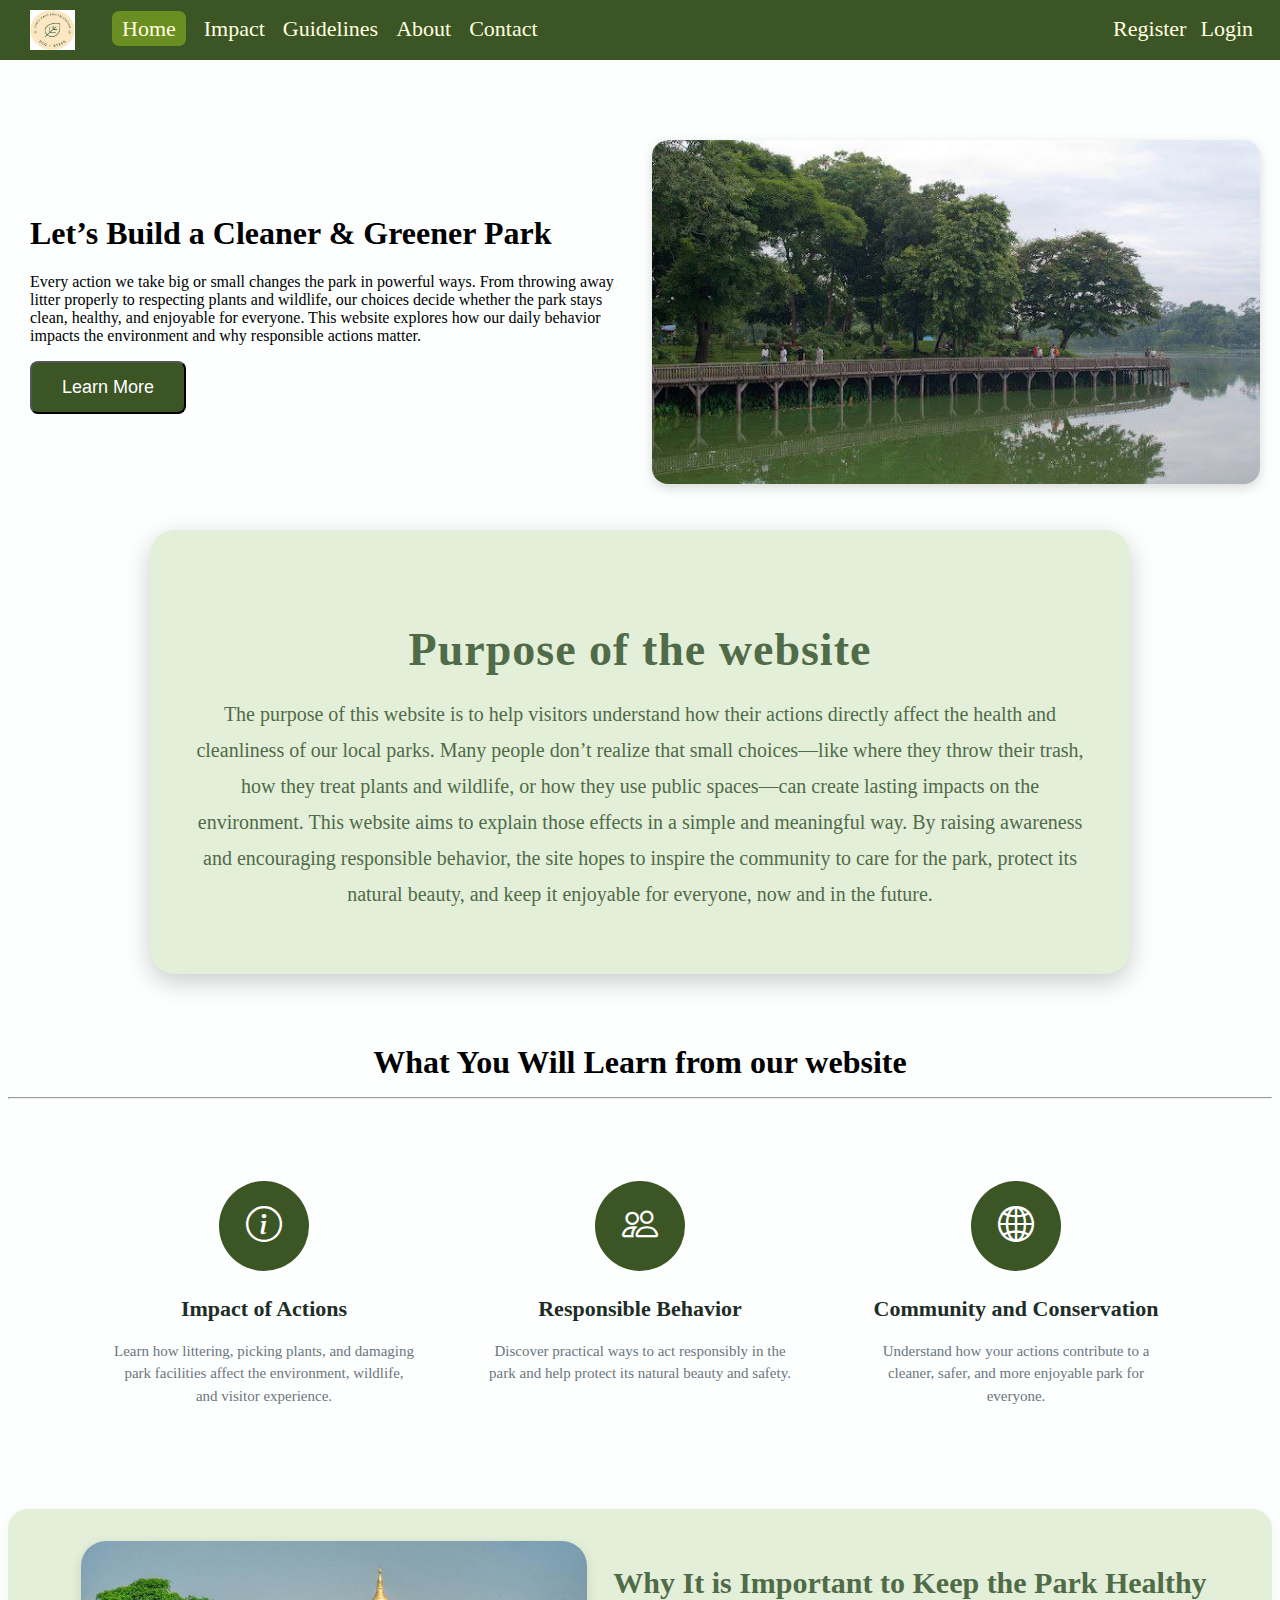
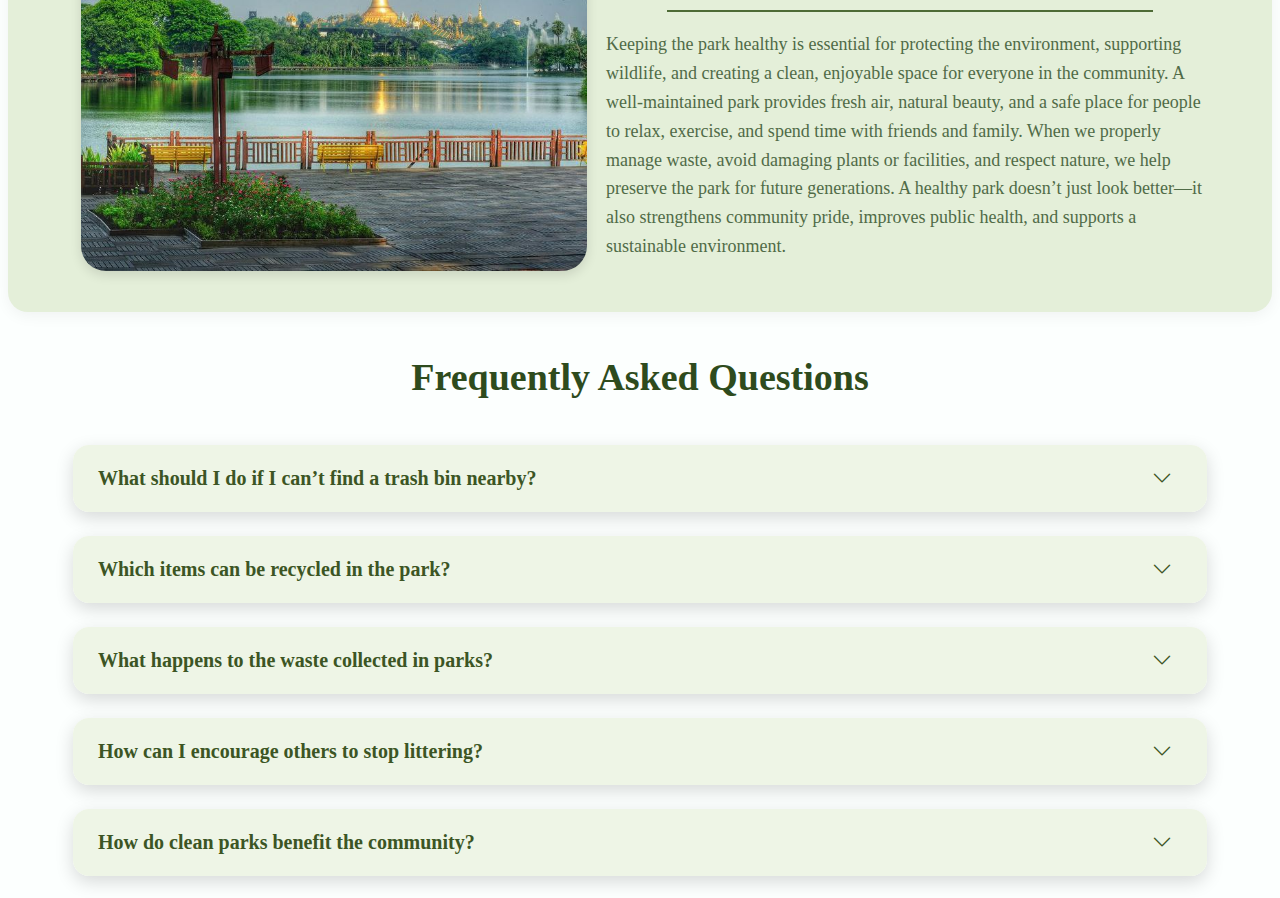
<file: index.html>
<!DOCTYPE html>
<html lang="en">
<head>
    <meta charset="UTF-8">
    <meta name="viewport" content="width=device-width, initial-scale=1.0">
    <title>Ecosteps | Home</title>
    <!-- External CSS -->
    <link rel="stylesheet" href="nav.css">
    <link rel="stylesheet" href="index.css">
    <link rel="stylesheet" href="colum.css">
   

    <!-- Bootstrap Icon CDN Link -->
    <link rel="stylesheet" href="https://cdn.jsdelivr.net/npm/bootstrap-icons@1.13.1/font/bootstrap-icons.min.css">
</head>
<body>
        <!-- nav start -->

    <nav class="main_content">
        <input type="checkbox" id="check">
        <label for="check" class="checkbtn"><i class="bi bi-list"></i></label>
        <a href="index.html" class="logo"><img src="imagehome/sec_logo.jpg" alt="logo"></a>
        <ul class="main_menu">
            <li><a href="index.html" class="active">Home</a></li>
            <li><a href="impact.html" >Impact</a></li>
            <li><a href="#">Guidelines</a></li>
            <li><a href="#">About</a></li>
            <li><a href="#">Contact</a></li>
    
            <li class="login-nav"><a href="">Login</a></li>
            <li class="reg reg-nav"><a href="">Register</a></li>
            
        </ul>
    </nav>
    <!-- nav end -->


<!-- Home start -->

    <!-- Hero start  -->
<section class="hero">
    <div class="row hero-container">

        <!-- Left content -->
        <div class="col-6 col-6">
            <h1>Let’s Build a Cleaner & Greener Park</h1>
            <p>
            Every action we take big or small changes the park in powerful ways.
            From throwing away litter properly to respecting plants and wildlife, our choices decide whether the park stays clean, healthy, and enjoyable for everyone. This website explores how our daily behavior impacts the environment and why responsible actions matter.
            </p>
            <button class="hero-btn "><a href="#" ></a>Learn More</button>
        </div>

        <!-- Right image -->
        <div class="col-6 col-s-10 hero-image">
            <a href="imagehome/lake.jpg"><img src="imagehome/lake.jpg" alt="Green Park"></a>
        </div>

    </div>
</section>

    <!-- Hero end -->

    <!-- Aim start -->
<section class="aim-section">

    <div class="row aim-box">
        <div class="col-12 col-s-10">
            <h1>Purpose of the website</h1>
            <p>The purpose of this website is to help visitors understand how their actions directly affect the health and cleanliness of our local parks. Many people don’t realize that small choices—like where they throw their trash, how they treat plants and wildlife, or how they use public spaces—can create lasting impacts on the environment. This website aims to explain those effects in a simple and meaningful way.
               By raising awareness and encouraging responsible behavior, the site hopes to inspire the community to care for the park, protect its natural beauty, and keep it enjoyable for everyone, now and in the future.</p>
        </div>
    </div>
</section>
     <!-- Aim end -->
     <!-- What you will learn -->
<h2 class="what-you-will-learn-section-title">What You Will Learn from our website<hr></h2>

    <div class="row learn-container">

        <!-- Card 1 -->
        <div class="col-3 col-s-5 learn-card">
            <div class="icon-circle">
                <i class="bi bi-info-circle"></i>
            </div>
            <h3>Impact of Actions </h3>
            <p>
                Learn how littering, picking plants, and damaging park
                facilities affect the environment, wildlife, and visitor
                experience.
            </p>
        </div>

        <!-- Card 2 -->
        <div class="col-3  col-s-5 learn-card">
            <div class="icon-circle">
                <i class="bi bi-people"></i>
            </div>
            <h3>Responsible Behavior</h3>
            <p>
                Discover practical ways to act responsibly in the park and help
                protect its natural beauty and safety.
            </p>
        </div>

        <!-- Card 3 -->
        <div class="col-3 col-s-5 learn-card">
            <div class="icon-circle">
                <i class="bi bi-globe2"></i>
            </div>
            <h3>Community and Conservation</h3>
            <p>
                Understand how your actions contribute to a cleaner, safer, and
                more enjoyable park for everyone.
            </p>
        </div>

    </div>

   
    <div class="row why_its_important">
   
        <div class="col-5 col-s-6 park_img">
            <a href="imagehome/park.jpg"><img src="imagehome/park.jpg" alt="park"></a>
        </div>
        <div class="col-6 why_its_important_text">
             <h2 class="why_its_important_h2">Why It is Important to Keep the Park Healthy <hr></h2>

            <p>Keeping the park healthy is essential for protecting the environment, supporting wildlife, and creating a clean, enjoyable space for everyone in the community. A well-maintained park provides fresh air, natural beauty, and a safe place for people to relax, exercise, and spend time with friends and family. When we properly manage waste, avoid damaging plants or facilities, and respect nature, we help preserve the park for future generations. A healthy park doesn’t just look better—it also strengthens community pride, improves public health, and supports a sustainable environment.</p>
        </div>
    </div>

    <!-- Q and A -->

<div class="row">
<div class="col-12">
        <h2 class="faq">Frequently Asked Questions</h2>
</div>

    <!-- FAQ 1 -->
    <div class="col-12">
        <div class="accordion-item">
            <input type="checkbox" id="faq1" class="accordion-toggle" hidden>

            <label for="faq1" class="question">
               What should I do if I can’t find a trash bin nearby?
                <i class="bi bi-chevron-down toggle-icon"></i> 
            </label>

            <div class="answer">
                <p class="answer-content">
                    If no bin is available, keep your trash with you until you find one. Carrying your waste for a short time helps protect the park from pollution.

                </p>
            </div>
        </div>
    </div>

    <!-- FAQ 2 -->
    <div class="col-12">
        <div class="accordion-item">
            <input type="checkbox" id="faq2" class="accordion-toggle" hidden>

            <label for="faq2" class="question">
                Which items can be recycled in the park? <br>
                <i class="bi bi-chevron-down toggle-icon"></i>
            </label>

            <div class="answer">
                <p class="answer-content">
                    Most parks accept plastic bottles, cans, glass, and paper in recycling bins. Food waste and dirty packaging should go in regular trash bins.
                </p>
            </div>
        </div>
    </div>

    <!-- FAQ 3 -->
    <div class="col-12">
        <div class="accordion-item">
            <input type="checkbox" id="faq3" class="accordion-toggle" hidden>
            <label for="faq3" class="question">
                What happens to the waste collected in parks?<br>
                <i class="bi bi-chevron-down toggle-icon"></i>
            </label>

            <div class="answer">
                <p class="answer-content">
                   Trash is taken to local waste centers or landfills, while recyclables are sent to recycling facilities to be reused and turned into new products.

                </p>
            </div>
        </div>
    </div>
    <div class="col-12">
        <div class="accordion-item">
            <input type="checkbox" id="faq4" class="accordion-toggle" hidden>
            <label for="faq4" class="question">
                How can I encourage others to stop littering?<br>
                <i class="bi bi-chevron-down toggle-icon"></i>
            </label>

            <div class="answer">
                <p class="answer-content">
                    Set a good example by cleaning up after yourself, reminding friends kindly, and sharing why keeping parks clean is important for the environment and community.
                </p>
            </div>
        </div>
    </div>
    <div class="col-12">
        <div class="accordion-item">
            <input type="checkbox" id="faq5" class="accordion-toggle" hidden>
            <label for="faq5" class="question">
                How do clean parks benefit the community?<br>
                <i class="bi bi-chevron-down toggle-icon"></i>
            </label>

            <div class="answer">
                <p class="answer-content">
                    Clean parks offer safer places to relax, exercise, and gather. They improve air quality, reduce pollution, and make the community more attractive and healthy.
                </p>
            </div>
        </div>
    </div>


</div>


 <!-- Home end --> 
</body>
</html>
</file>
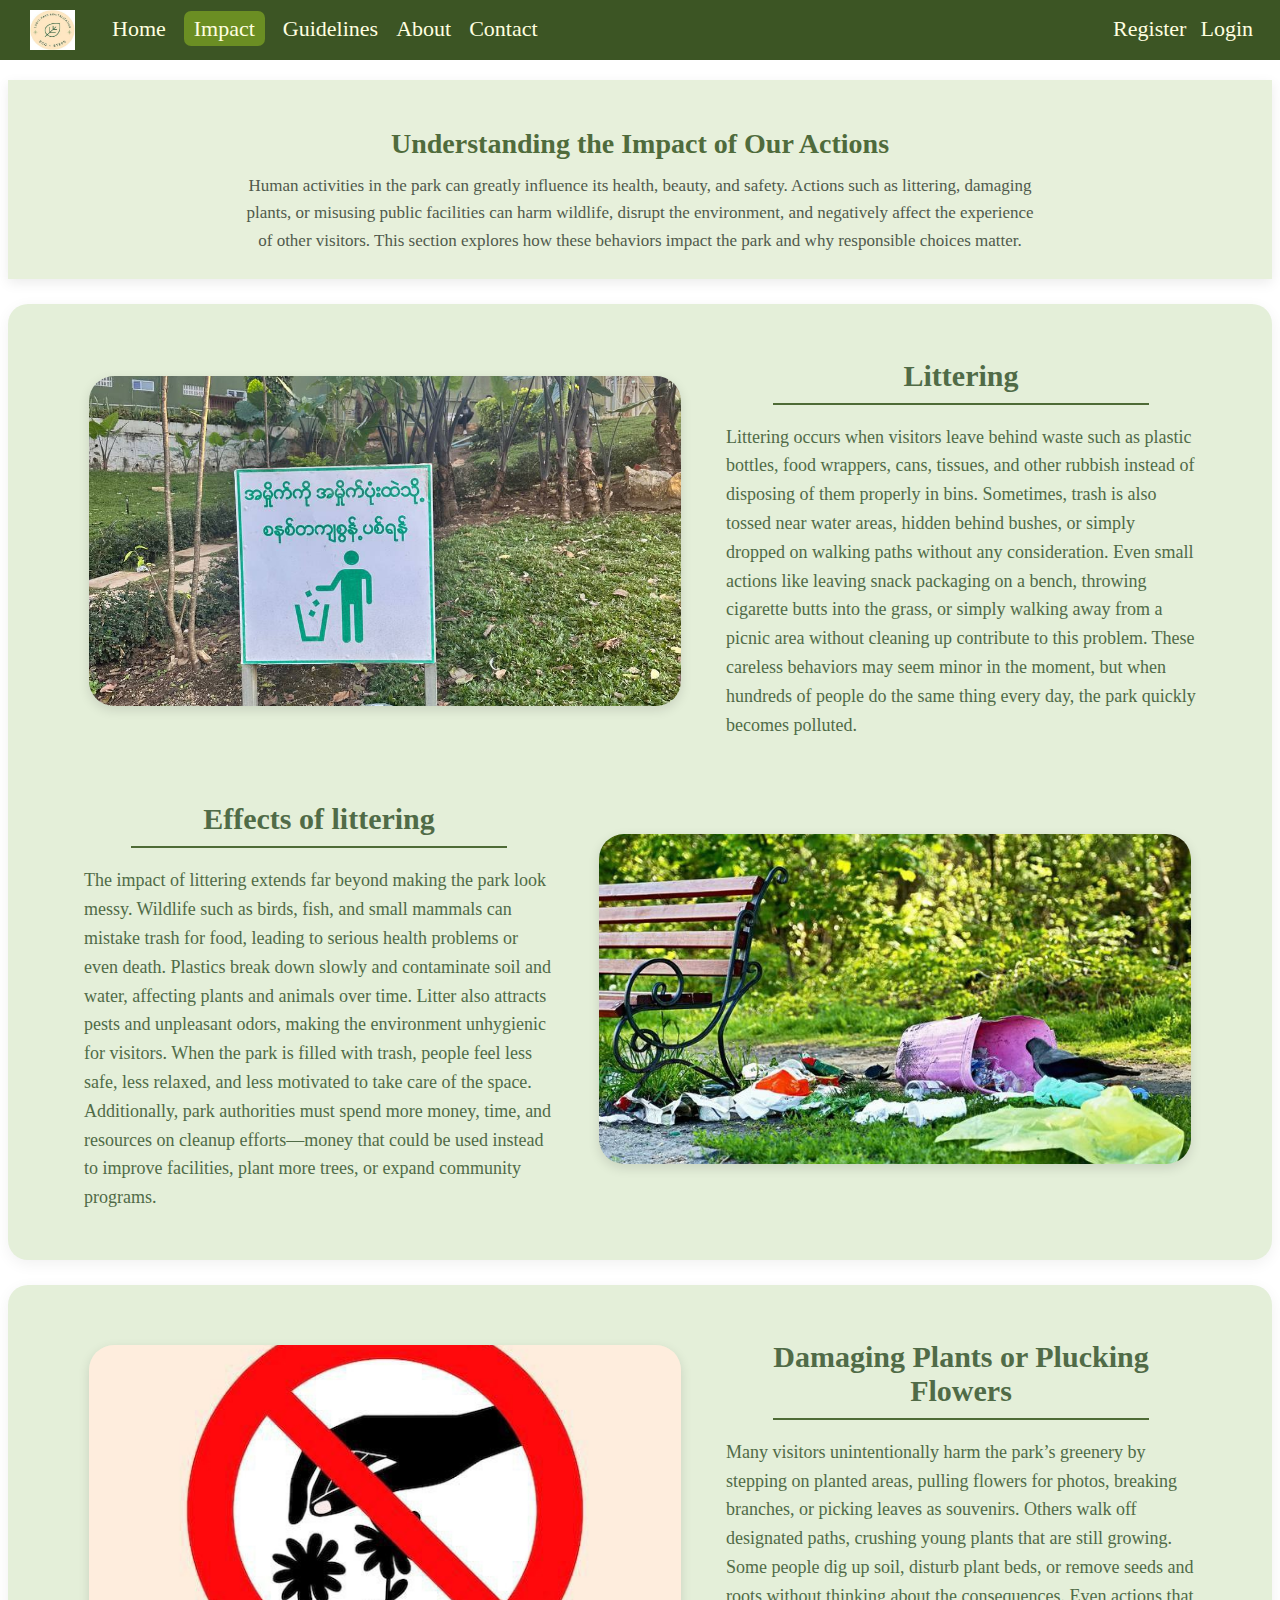
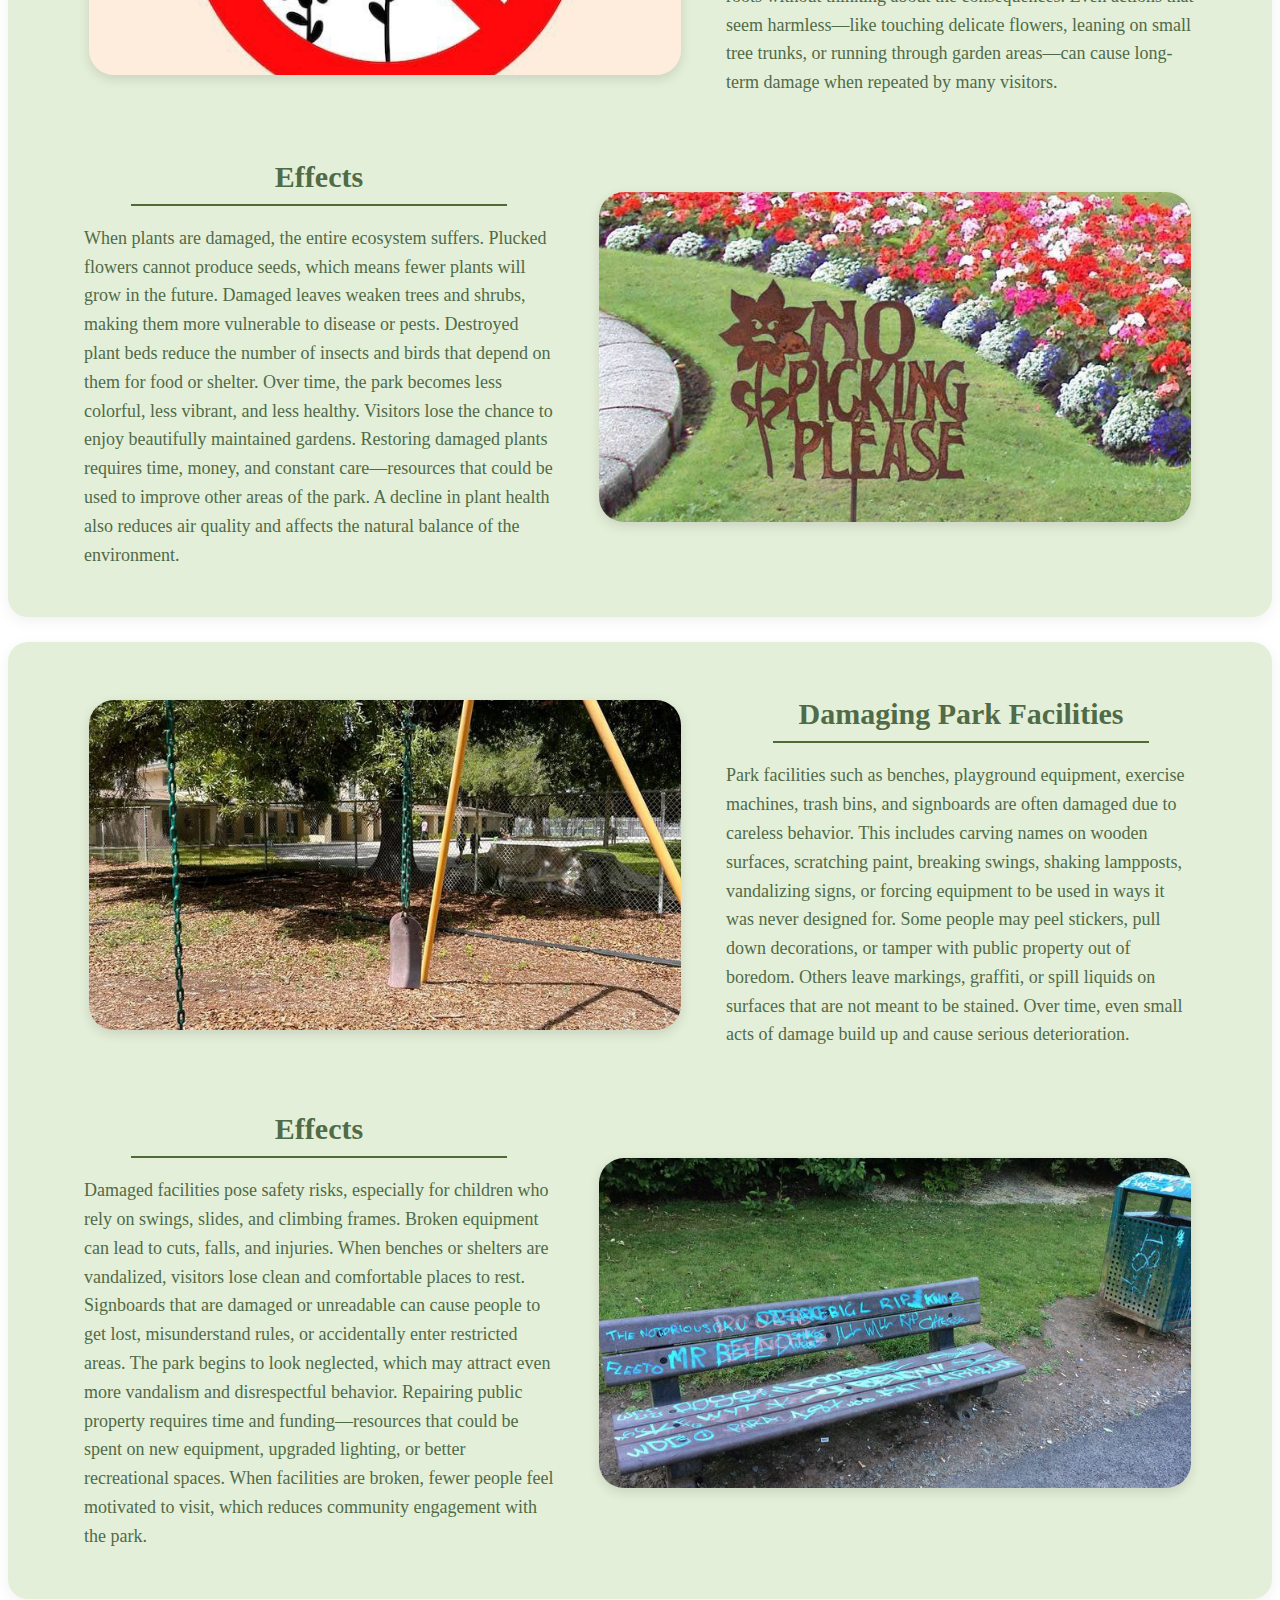
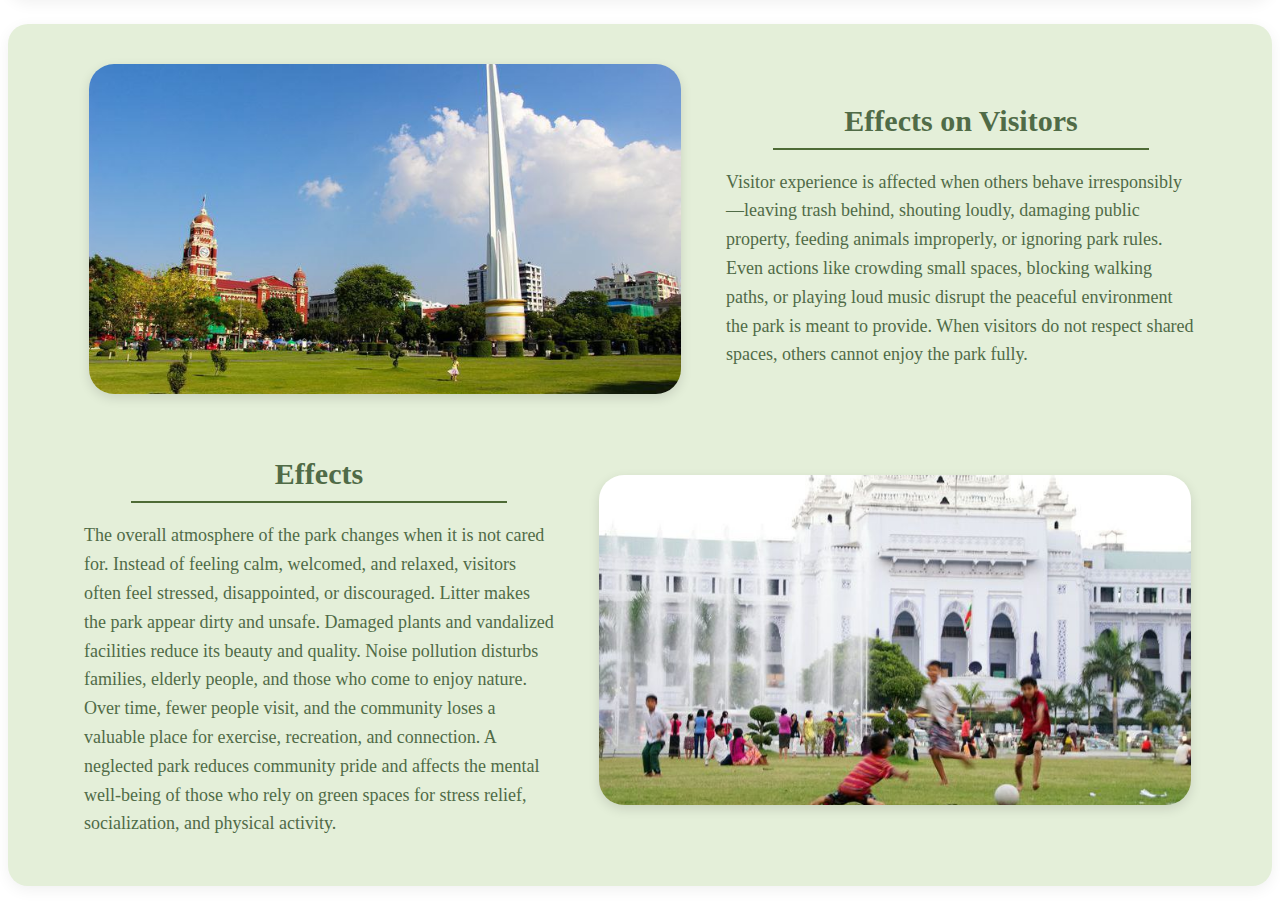
<file: impact.html>
<!DOCTYPE html>
<html lang="en">
<head>
    <meta charset="UTF-8">
    <meta name="viewport" content="width=device-width, initial-scale=1.0">
    <title>Ecosteps | Impact</title>
    <link rel="stylesheet" href="colum.css">
    <link rel="stylesheet" href="impact_.css">
    <link rel="stylesheet" href="nav.css">

    <!-- Bootstrap Icon CDN Link -->
    <link rel="stylesheet" href="https://cdn.jsdelivr.net/npm/bootstrap-icons@1.13.1/font/bootstrap-icons.min.css">


</head>
<body>
        <nav class="main_content">
        <input type="checkbox" id="check">
        <label for="check" class="checkbtn"><i class="bi bi-list"></i></label>
        <a href="index.html" class="logo"><img src="imagehome/sec_logo.jpg" alt="logo"></a>
        <ul class="main_menu">
            <li><a href="index.html" >Home</a></li>
            <li><a href="impact.html" class="active" >Impact</a></li>
            <li><a href="#">Guidelines</a></li>
            <li><a href="#">About</a></li>
            <li><a href="#">Contact</a></li>
    
            <li class="login-nav"><a href="">Login</a></li>
            <li class="reg reg-nav"><a href="">Register</a></li>
            
        </ul>
    </nav>


    <div class="impact_intro_container">
        <h2 class="impact_intro_title">Understanding the Impact of Our Actions</h2>
        <p class="impact_intro_text">
            Human activities in the park can greatly influence its health, beauty, and safety. 
            Actions such as littering, damaging plants, or misusing public facilities can harm wildlife, 
            disrupt the environment, and negatively affect the experience of other visitors. 
            This section explores how these behaviors impact the park and why responsible choices matter.
        </p>
    </div>

    <div class="row why_its_important">
   
        <div class="col-6 col-s-6 park_img">
            <a href="impactimg/litter_1.jpg"><img src="impactimg/litter_1.jpg" alt="littering"></a>
        </div>
        <div class="col-5 why_its_important_text">
             <h2 class="why_its_important_h2">Littering<hr></h2>

            <p>Littering occurs when visitors leave behind waste such as plastic bottles, food wrappers, cans, tissues, and other rubbish instead of disposing of them properly in bins. Sometimes, trash is also tossed near water areas, hidden behind bushes, or simply dropped on walking paths without any consideration. Even small actions like leaving snack packaging on a bench, throwing cigarette butts into the grass, or simply walking away from a picnic area without cleaning up contribute to this problem. These careless behaviors may seem minor in the moment, but when hundreds of people do the same thing every day, the park quickly becomes polluted.
            </p>
            
        </div>
          <div class="col-5 col-s-6 why_its_important_text ">
            <h2 class="why_its_important_h2">Effects of littering<hr></h2>
            <p>The impact of littering extends far beyond making the park look messy. Wildlife such as birds, fish, and small mammals can mistake trash for food, leading to serious health problems or even death. Plastics break down slowly and contaminate soil and water, affecting plants and animals over time. Litter also attracts pests and unpleasant odors, making the environment unhygienic for visitors. When the park is filled with trash, people feel less safe, less relaxed, and less motivated to take care of the space. Additionally, park authorities must spend more money, time, and resources on cleanup efforts—money that could be used instead to improve facilities, plant more trees, or expand community programs.

            </p>
        </div>
        <div class="col-6 col-s-6 park_img">
            
            <a href="impactimg/litter_2.jpg"><img src="impactimg/litter_2.jpg" alt="park"></a>
            
        </div>
    </div>


    <div class="row why_its_important">
   
        <div class="col-6 col-s-6 park_img">
            <a href="impactimg/picking_flower3.jpg"><img src="impactimg/picking_flower3.jpg" alt="park"></a>
        </div>
        <div class="col-5 why_its_important_text">
             <h2 class="why_its_important_h2"> Damaging Plants or Plucking Flowers <hr></h2>

            <p>Many visitors unintentionally harm the park’s greenery by stepping on planted areas, pulling flowers for photos, breaking branches, or picking leaves as souvenirs. Others walk off designated paths, crushing young plants that are still growing. Some people dig up soil, disturb plant beds, or remove seeds and roots without thinking about the consequences. Even actions that seem harmless—like touching delicate flowers, leaning on small tree trunks, or running through garden areas—can cause long-term damage when repeated by many visitors.

            </p>
        </div>
          <div class="col-5 col-s-6 why_its_important_text ">
            <h2 class="why_its_important_h2">Effects <hr></h2>
            <p>When plants are damaged, the entire ecosystem suffers. Plucked flowers cannot produce seeds, which means fewer plants will grow in the future. Damaged leaves weaken trees and shrubs, making them more vulnerable to disease or pests. Destroyed plant beds reduce the number of insects and birds that depend on them for food or shelter. Over time, the park becomes less colorful, less vibrant, and less healthy. Visitors lose the chance to enjoy beautifully maintained gardens. Restoring damaged plants requires time, money, and constant care—resources that could be used to improve other areas of the park. A decline in plant health also reduces air quality and affects the natural balance of the environment.</p>
        </div>
        <div class="col-6 park_img">
            
            <a href="impactimg/picking_flower2.jpg"><img src="impactimg/picking_flower2.jpg" alt="park"></a>
            
        </div>
    </div>

    <div class="row why_its_important">
   
        <div class="col-6 col-s-6 park_img">
            <a href="impactimg/damageitem2.jpg"><img src="impactimg/damageitem2.jpg" alt="park"></a>
        </div>
        <div class="col-5 why_its_important_text">
             <h2 class="why_its_important_h2">Damaging Park Facilities <hr></h2>

            <p>Park facilities such as benches, playground equipment, exercise machines, trash bins, and signboards are often damaged due to careless behavior. This includes carving names on wooden surfaces, scratching paint, breaking swings, shaking lampposts, vandalizing signs, or forcing equipment to be used in ways it was never designed for. Some people may peel stickers, pull down decorations, or tamper with public property out of boredom. Others leave markings, graffiti, or spill liquids on surfaces that are not meant to be stained. Over time, even small acts of damage build up and cause serious deterioration.
            </p>
            
        </div>
        <div class="col-5 col-s-6 why_its_important_text ">
            <h2 class="why_its_important_h2">Effects <hr></h2>
            <p>Damaged facilities pose safety risks, especially for children who rely on swings, slides, and climbing frames. Broken equipment can lead to cuts, falls, and injuries. When benches or shelters are vandalized, visitors lose clean and comfortable places to rest. Signboards that are damaged or unreadable can cause people to get lost, misunderstand rules, or accidentally enter restricted areas. The park begins to look neglected, which may attract even more vandalism and disrespectful behavior.
               Repairing public property requires time and funding—resources that could be spent on new equipment, upgraded lighting, or better recreational spaces. When facilities are broken, fewer people feel motivated to visit, which reduces community engagement with the park.

            </p>
        </div>
        <div class="col-6 park_img">
            
            <a href="impactimg/damageitem3.jpg"><img src="impactimg/damageitem3.jpg" alt="park"></a>
            
        </div>
    </div>

    <div class="row why_its_important">
   
         <div class="col-6 col-s-6 park_img">
            <a href="impactimg/effects_onvisitors1.jpg"><img src="impactimg/effects_onvisitors1.jpg" alt="park"></a>
        </div>
        <div class="col-5 why_its_important_text">
             <h2 class="why_its_important_h2">Effects on Visitors <hr></h2>

            <p>Visitor experience is affected when others behave irresponsibly—leaving trash behind, shouting loudly, damaging public property, feeding animals improperly, or ignoring park rules. Even actions like crowding small spaces, blocking walking paths, or playing loud music disrupt the peaceful environment the park is meant to provide. When visitors do not respect shared spaces, others cannot enjoy the park fully.</p>
            
        </div>
          <div class="col-5 col-s-6 why_its_important_text ">
            <h2 class="why_its_important_h2"> Effects<hr></h2>
            <p>The overall atmosphere of the park changes when it is not cared for. Instead of feeling calm, welcomed, and relaxed, visitors often feel stressed, disappointed, or discouraged. Litter makes the park appear dirty and unsafe. Damaged plants and vandalized facilities reduce its beauty and quality. Noise pollution disturbs families, elderly people, and those who come to enjoy nature. Over time, fewer people visit, and the community loses a valuable place for exercise, recreation, and connection. A neglected park reduces community pride and affects the mental well-being of those who rely on green spaces for stress relief, socialization, and physical activity.</p>
        </div>
        <div class="col-6 park_img">
            
            <a href="impactimg/effects_onvisitors2.jpg"><img src="impactimg/effects_onvisitors2.jpg" alt="park"></a>
            
        </div>
    </div>


 
</body>
</html>
</file>
<file: nav.css>
nav {
    background-color: #3c5524;
    height: 60px;
    width: 100%;
    position: fixed;
    top: 0;
    left: 0;
    z-index: 9999;

}

nav ul li {
    display: inline-block;
}

nav ul li a {
    text-decoration: none;
    font-size: 22px;
    margin: 0 7px;
    color: lightyellow;
}

/* logo */
nav .logo {
    float: left;
    margin: 0 30px;
    border-radius: 50%;





}

nav .logo img {
    width: 45px;
    height: 50px;
    padding-top: 10px;

}

/* check btn */
nav #check {
    display: none;
}

nav .checkbtn {
    float: right;
    font-size: 40px;
    color: #e4efd9;
    margin-right: 30px;
    line-height: 60px;
    display: none;
}

nav .main_menu .login-nav {
    float: right;
    margin-right: 20px;
}

nav .main_menu .reg-nav {
    float: right;
}

/* active nav item */
.active {
    background-color: olivedrab;
    padding: 5px 10px;
    border-radius: 7px;
}

/* for small devices */
@media screen and (max-width:992px) {
    nav .checkbtn {
        display: block;

    }


    nav ul li {
        display: block;
        margin: 20px 0;
    }

    nav ul {
        background-color: rgb(29, 65, 65);
        text-align: center;
        padding: 30px 0;
        width: 100%;
        margin-top: 0;
        position: absolute;
        top: 60px;
        left: -100%;


        max-height: 80vh;
        overflow-y: auto;
    }


    nav .main_menu .login-nav,
    nav .main_menu .reg-nav {
        float: none;
        margin-right: 0;
    }

    #check:checked~ul {
        left: 0;
    }

}
</file>
<file: index.css>
body {
    background-color: #fcfffe;
}




/* HERO SECTION */
.hero {
    width: 100%;
    padding: 80px 20px 20px 20px;

}
/* container uses float system */
.hero-container {
    margin-top: 30px;
}

/* left area */
.hero-text {
    padding: 20px;
}

.hero-text h1 {
    font-size: 58px;
    color:#506b47;
    line-height: 1.2;
    margin-bottom: 20px;
}

.hero-text p {
    padding: 10px;
    box-sizing: border-box;
    font-size: 80px;
    color:#506b47;
    margin-bottom: 30px;
    max-width: 90%;
}

/* button */
 .hero-btn {
    text-decoration: none;
    background-color: #3c5524;
    color: #fff;
    padding: 14px 30px;
    font-size: 18px;
    border-radius: 8px;
    display: inline-block;
    transition: 0.3s;


 }
 .hero-btn a {
    text-decoration: none;
 }

.hero-btn:hover {
    background-color: #2d411b;
}

/* right image */
.hero-image img {
    width: 100%;
    border-radius: 16px;
    box-shadow: 0 4px 12px rgba(0,0,0,0.15);
    margin-top: 20px;
    margin-left: 10px;
}




@media screen and (max-width: 790px) {

   .hero-container {

        text-align: center;
        margin-top: 10px;
        width: 100%;

    }

    .hero_leftside {
        text-align: center;
        margin: 0 auto;
        width: 80%;

    }
    

    .hero_leftside h2 {
        font-size: 8px;
    }

    .hero_leftside p {
        font-size: 16px;
        text-align: center;
    }

    .hero_leftside button {
        width: auto;
        padding: 12px 25px;
    }

    .hero_image img {
        width: 100%;
 
        margin-top: 20px;
    }
}



/* Aim Section */


.aim-section {
    padding: 10px 20px;
    text-align: center;
}

.aim-box {
    width: 80%;
    margin: 0 auto;
    background: #e4efd9;
    color:#506b47;
    padding: 60px 40px;
    border-radius: 25px;
    box-shadow: 0 8px 25px rgba(0, 0, 0, 0.20);
    transition: 0.3s ease;
}

/* Hover lift animation */
.aim-box:hover {
    transform: translateY(-8px);
    box-shadow: 0 18px 35px rgba(0, 0, 0, 0.25);
}

/* Title */
.aim-box h1 {
    font-size: 46px;
    font-weight: 800;
    margin-bottom: 20px;
    letter-spacing: 1px;
}

/* Paragraph */
.aim-box p {
    font-size: 20px;
    line-height: 1.8;
    max-width: 900px;
    margin: 0 auto;
}




/* Tablet */
@media screen and (max-width: 800px) {
    .aim-box {
        width: 95%;
        padding: 50px 25px;
    }

    .aim-box h1 {
        font-size: 36px;
    }

    .aim-box p {
        font-size: 18px;
    }
}

/* Mobile */
@media screen and (max-width: 480px) {
    .aim-box {
        width: 100%;
        padding: 40px 20px;
        border-radius: 18px;
    }

    .aim-box h1 {
        font-size: 30px;
    }

    .aim-box p {
        font-size: 16px;
        line-height: 1.6;
    }
}
/* What you will learn */
.what-you-will-learn-section-title {
    margin-top: 50px;
    text-align: center;
    font-size: 32px;
    font-weight: 700;
    margin-bottom: 40px;
}

.learn-container {
    text-align: center;
    margin: 80px 0;

}


.learn-card {

    position: relative;
    z-index: 1;
    width: 60px;
    padding: 65px;
    min-height: 300px;
    margin-bottom: 20px;
    margin-right:30px ;
    margin-left: 30px;
    border-radius: 16px;
    transition: 0.3s ease;


    
}


.learn-card:hover {
    transform: translateY(-10px);
    box-shadow: 0 12px 25px rgba(0, 0, 0, 0.12);
}


.icon-circle {
    width: 90px;
    height: 90px;
    background-color: #3c5524;
    border-radius: 50%;
    margin: 0 auto 25px auto;
    position: relative;
    transition: 0.3s ease;
    box-sizing: border-box;
    padding-top: 10px;
}


.learn-card:hover .icon-circle {
    box-shadow: 0 0 18px olivedrab;
}


.icon-circle i {
    font-size: 36px;
    color: white;
    position: absolute;
    top: 50%;
    left: 50%;
    transform: translate(-50%, -50%);
}


.learn-card h3 {
    font-size: 22px;
    font-weight: 700;
    margin-bottom: 18px;
    color: #1e2d27;
}


.learn-card p {
    font-size: 15px;
    color: #6c757d;
    line-height: 1.5;
    padding: 0 5px;
}


@media (max-width: 768px) {
    .learn-card {
        width: 80%;
        float: left;
        min-height: 300px;
    }
}

/* Mobile */
@media (max-width: 560px) {
    .learn-card {
        width: 50%;
        float: none;
        min-height: 250px;
    }
}





/* new */ 
.park_img img {
    width: 100%;
    height: 330px;
    border-radius: 25px;
    box-shadow: 0 4px 12px rgba(0,0,0,0.12);
}

.park_img {
    margin: 0 15px;
    text-align: center;
    padding: 10px;
    margin-bottom: 15px;
    margin-top: 10px;
}

.why_its_important {
    background-color: #e4efd9;
    border-radius: 20px;
    padding: 20px;

    box-shadow: 0 4px 15px rgba(0,0,0,0.05);
}

.why_its_important_h2 {
    font-size: 30px;
    text-align: center;
    color: #506b47;
    margin-bottom: 10px;
}

.why_its_important_h2 hr {
    width: 80%;
    border: 0;
    border-top: 2px solid #4e6b36;
    margin: 10px auto;
}

.why_its_important_text {
    padding: 10px 20px;
}

.why_its_important_text p {
    font-size: 18px;
    color: #506b47;
    line-height: 1.6;
}




/* Medium screens */
@media screen and (max-width: 988px) {
    .park_img img {
        width: 100%;
        height: 330px;
    }

    .why_its_important_h2 {
        font-size: 24px;
    }

    .why_its_important_text p {
        font-size: 17px;
    }
}


@media screen and (max-width: 768px) {

    .park_img img {
        height: 230px;
        border-radius: 18px;
    }

    .why_its_important {
        padding: 15px;
    }

    .why_its_important_text {
        padding: 5px 10px;
        text-align: center;
    }

    .why_its_important_h2 {
        font-size: 22px;
    }

    .why_its_important_text p {
        font-size: 16px;
    }
}





/* FAQ */


.faq {
    width: 100%;
    font-size: 38px;
    text-align: center;

    color: #2e4b1d;
    font-weight: 800;
}

.accordion-item {
    background-color: #ffffff;
    border-radius: 16px;
    margin: 10px 0;
    padding: 0 0;
    width: 90%;
    margin-left: auto;
    margin-right: auto;
    box-shadow: 0 6px 18px rgba(0,0,0,0.15);
    overflow: hidden;
    transition: 0.3s;
}


.question {
    display: block;
    position: relative;
    padding: 22px 25px;
    background: #eef5e6;
    font-size: 20px;
    font-weight: 700;
    color: #3c5524;
    transition: 0.2s;
}


.question .toggle-icon {
    position: absolute;
    right: 25px;
    top: 50%;
    padding: 10px ;
    transform: translateY(-50%);
    transition: transform 0.3s ease;
}

.question:hover {
    background: #e4efd9;
}

/* Answer content */
.answer {
    background-color: #f8fcf3;
    max-height: 0;
    overflow: hidden;
    transition: max-height 0.35s ease;
}

.answer-content {
    padding: 18px 25px;
    font-size: 18px;
    color: #506b47;
    line-height: 1.6;
}

.accordion-toggle:checked ~ .answer {
    max-height: 400px;
}

/* Rotate icon when open */
.accordion-toggle:checked + .question .toggle-icon {
    transform: translateY(-50%) rotate(180deg);
}

/* Responsive */
@media screen and (max-width: 768px) {
    .accordion-item {
        width: 95%;
    }

    .question {
        font-size: 18px;
        padding: 18px 55px 18px 16px;
    }

    .answer-content {
        font-size: 16px;
    }

    .faq {
        font-size: 32px;
    }
}
</file>
<file: colum.css>
* {
    box-sizing: border-box;

}
/* attribute selector */
[class*="col-"] {
    float: left;
    padding: 2px;
   
}

.row::after {
    content: "";
    clear: both;
    display: table;


}
.row {
    display: flex;
    flex-wrap: wrap;
    justify-content: center;
    align-items: center;
    margin-bottom: 10px;


}





/* mobile view */
[class*="col-"] {
    width:100%;
}

/* tablet view */
@media screen and (min-width:600px) {
    .col-s-1 {width: 8.33%;}
    .col-s-2 {width: 16.66%;}
    .col-s-3 {width: 25%;}
    .col-s-4 {width: 33.33%;}
    .col-s-5 {width: 41.66%;}
    .col-s-6 {width: 50%;}
    .col-s-7 {width: 58.33%;}
    .col-s-8 {width: 66.66%;}
    .col-s-9 {width: 75%;}
    .col-s-10 {width: 83.33%;}
    .col-s-11 {width: 91.66%;}
    .col-s-12 {width: 100%;}
}

/* laptop view */
@media screen and (min-width:768px){
    .col-1 {width:8.33%;}
    .col-2 {width:16.66%;}
    .col-3 {width:25%;}
    .col-4 {width:33.33%;}
    .col-5 {width:41.66%;}
    .col-6 {width:50%;}
    .col-7 {width:58.33%;}
    .col-8 {width:66.66%;}
    .col-9 {width:75%;}
    .col-10 {width:83.33%;}
    .col-11 {width:91.66%;}
    .col-12 {width:100%;}
}
</file>
<file: impact_.css>
/* intro */
.impact_intro_container {
    background-color: #e7f0db;
    padding: 25px;
    margin-top: 80px;
    margin-bottom: 20px;

    text-align: center;
    box-shadow: 0 4px 12px rgba(0,0,0,0.08);
}

.impact_intro_title {
    color: #4f6b3c;
    font-size: 28px;
    margin-bottom: 12px;
    font-weight: 700;
}

.impact_intro_text {
    color: #505a4c;
    font-size: 17px;
    line-height: 1.6;
    max-width: 800px;
    margin: 0 auto;
}

/* Responsive */
@media screen and (max-width: 700px) {
    .impact_intro_title {
        font-size: 22px;
    }

    .impact_intro_text {
        font-size: 15px;
        padding: 0 10px;
    }
}

/* card */

.impact-section-title {
    text-align: center;
    font-size: 40px;
    color:  #506b47;
    margin-top: 20px 20px;
}






.why_its_important {
    background-color: #e4efd9;
    border-radius: 20px;
    padding: 20px;
    margin: 25px 0;
    box-shadow: 0 4px 15px rgba(0,0,0,0.06);
}

.why_its_important_h2 {
    font-size: 30px;
    text-align: center;
    color: #506b47;
    margin-bottom: 10px;
}

.why_its_important_h2 hr {
    width: 80%;
    border: 0;
    border-top: 2px solid #4e6b36;
    margin: 10px auto;
}

.why_its_important_text {
    padding: 10px 20px;
}

.why_its_important_text p {
    font-size: 18px;
    color: #506b47;
    line-height: 1.6;
}



.park_img img {
    width: 100%;
    height: 330px;
    border-radius: 25px;
    object-fit: cover;
    box-shadow: 0 4px 12px rgba(0,0,0,0.12);
}

.park_img {
    margin: 0 15px;
    text-align: center;
    padding: 10px;
    margin-bottom: 15px;
    margin-top: 10px;
}



@media screen and (max-width: 988px) {
    .why_its_important_h2 {
        font-size: 26px;
    }

    .why_its_important_text p {
        font-size: 17px;
    }

    .section_title {
        font-size: 32px;
    }

    .section_title_line {
        width: 90px;
        height: 4px;
    }
}



@media screen and (max-width: 768px) {

    .park_img img {
        height: 230px;
        border-radius: 18px;
    }

    .why_its_important {
        padding: 15px;
    }

    .why_its_important_text {
        padding: 5px 10px;
        text-align: center;
    }

    .why_its_important_h2 {
        font-size: 22px;
    }

    .why_its_important_text p {
        font-size: 16px;
    }

    .section_title {
        font-size: 26px;
    }

    .section_title_line {
        width: 70px;
        height: 4px;
    }
}

@media screen and (min-width: 500px) and (max-width: 760px) {
    .why_its_important .col-6,
    .why_its_important .col-5,
    .why_its_important_text,
    .park_img {
        width: 100% !important;
        flex: 0 0 100%;
        max-width: 100%;
    }

    .why_its_important {
        padding: 15px;
    }

    .why_its_important_text {
        text-align: center;
        margin-top: 10px;
    }

    .park_img img {
        height: 260px !important;
        border-radius: 18px;
    }

    .why_its_important_h2 {
        font-size: 24px;
    }

    .why_its_important_text p {
        font-size: 15px;
    }
}
</file>
